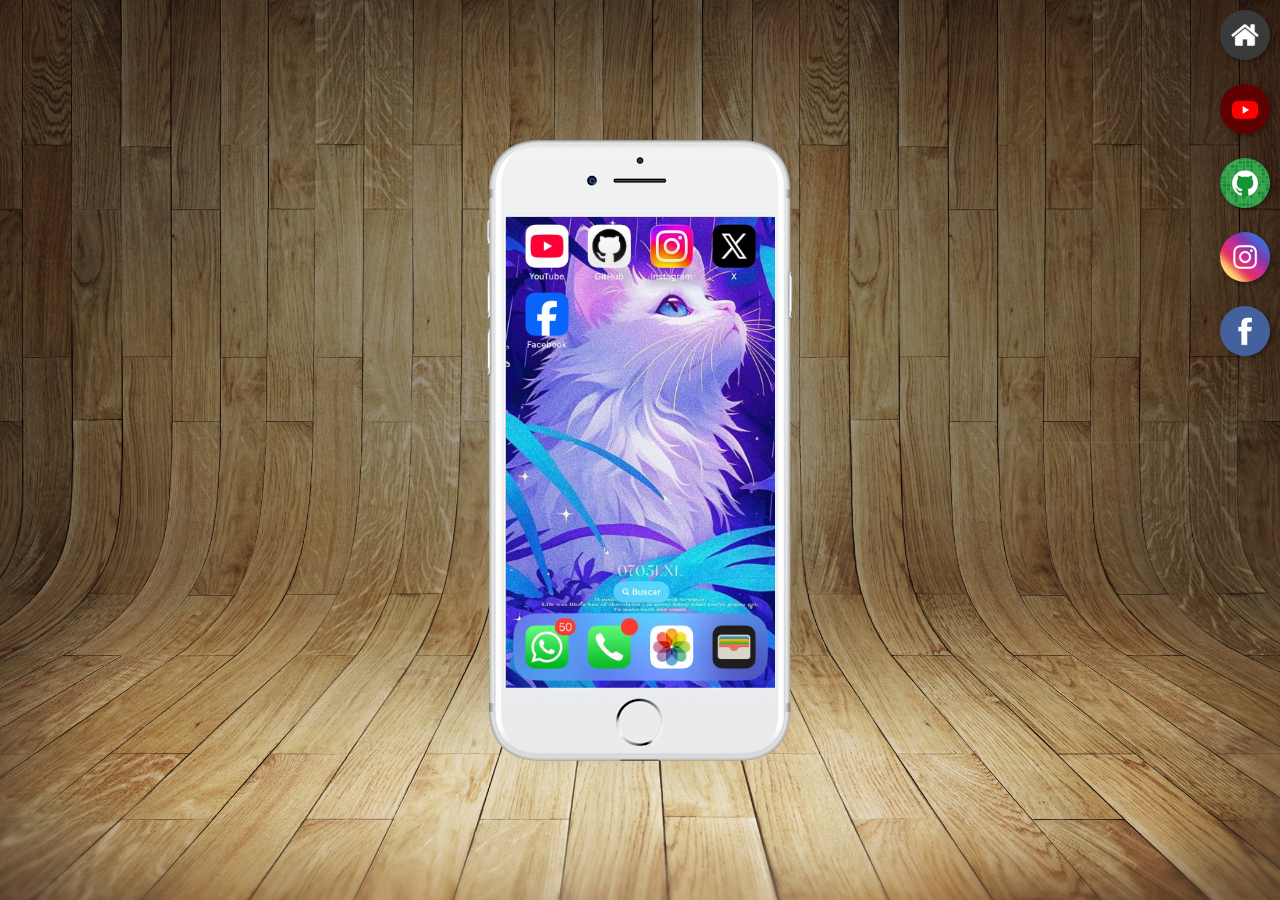
<file: index.html>
<!DOCTYPE html>
<html lang="pt-br">
<head>
    <meta charset="UTF-8">
    <meta name="viewport" content="width=device-width, initial-scale=1.0">
    <link rel="shortcut icon" href="favicon.ico" type="image/x-icon">
    <link rel="stylesheet" href="estilos/style.css">
    <title>Projeto Redes Sociais</title>
</head>
<body>
    <main>
        <section id="telefone">
            <iframe src="home.html" name="tela" id="tela" frameborder="0">
                Seu navegador não pe compatível com isso.
            </iframe>
        </section>
        <section id="redes-sociais">
            <a href="home.html" target="tela"><img src="imagens/logo-home.jpg" alt="Home"></a> <br>
            <a href="youtube.html" target="tela"><img src="imagens/logo-youtube.jpg" alt="YouTube"></a> <br>
            <a href="github.html" target="tela"><img src="imagens/logo-github.jpg" alt="GitHub"></a> <br>
            <a href="instagram.html" target="tela"><img src="imagens/logo-instagram.jpg" alt="Instagram"></a> <br>
            <a href="facebook.html" target="tela"><img src="imagens/logo-facebook.jpg" alt="Facebook"></a>
        </section>
    </main>
</body>
</html>
</file>
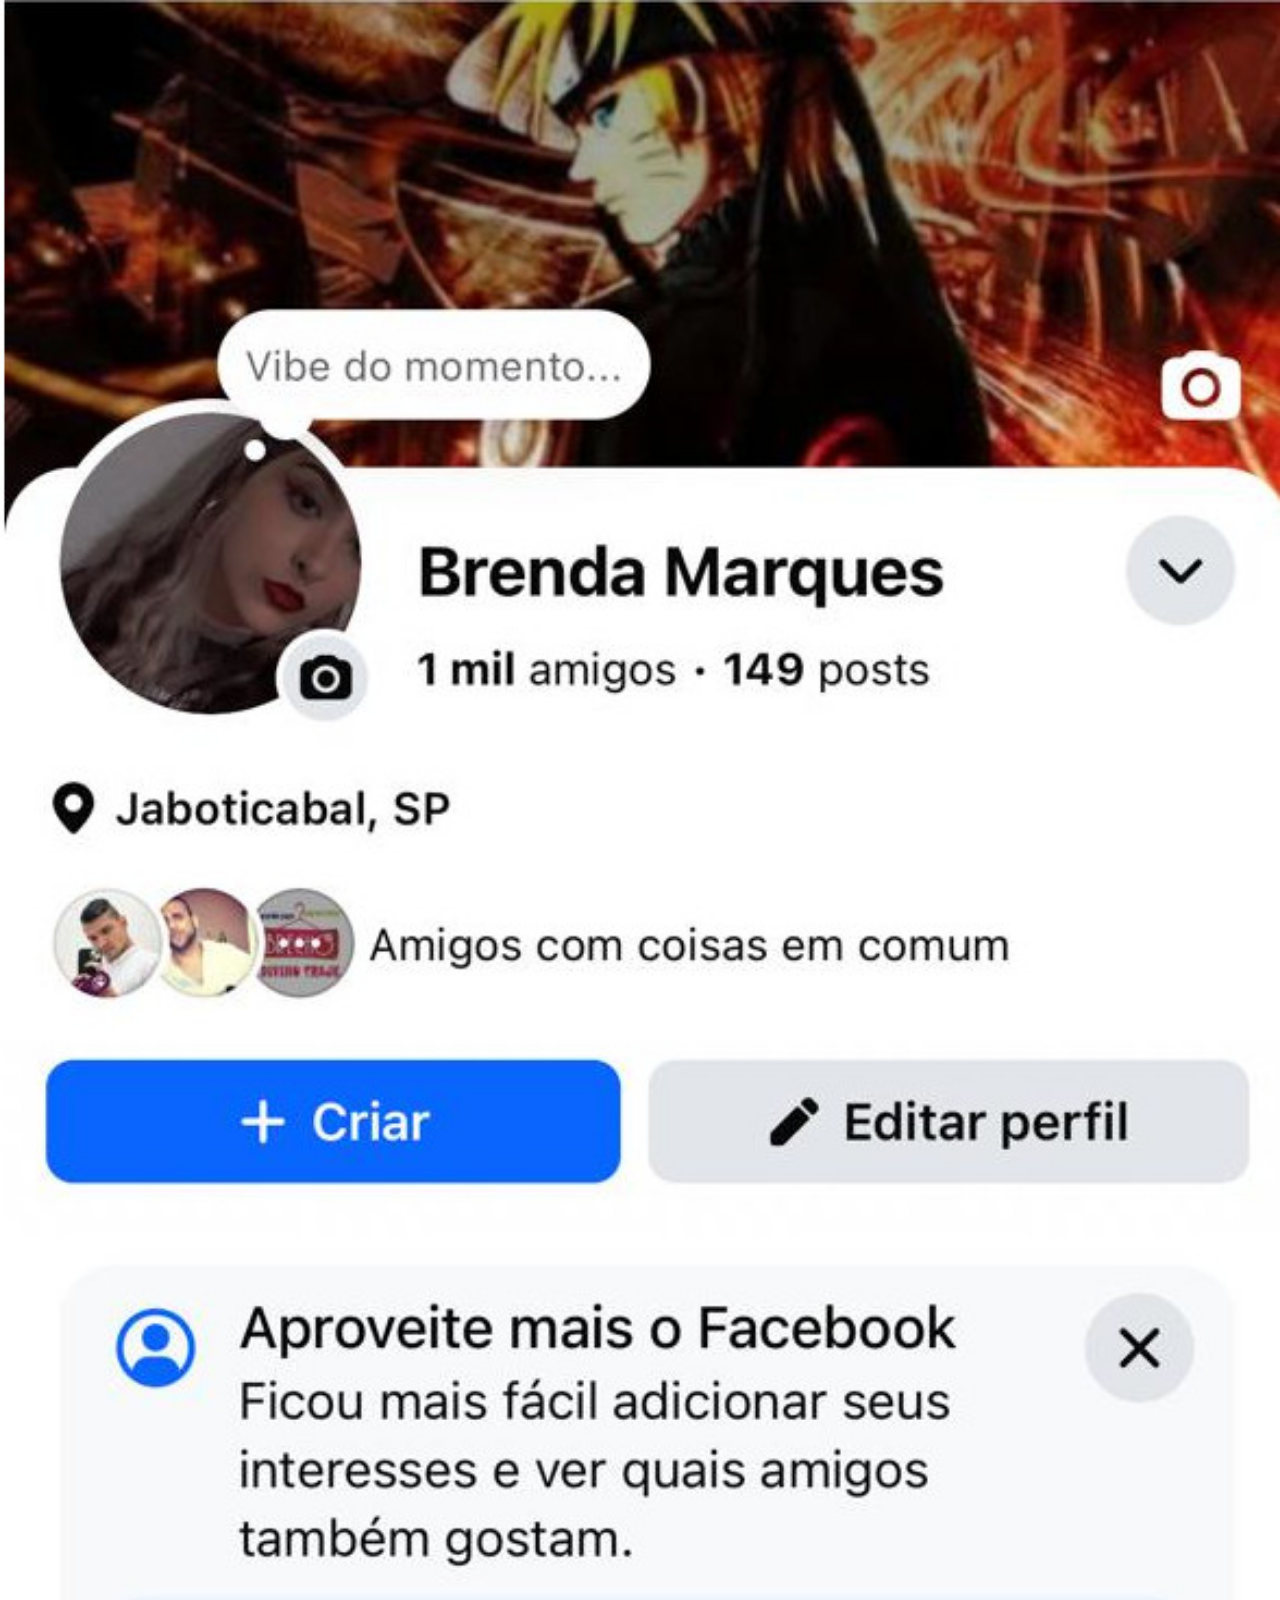
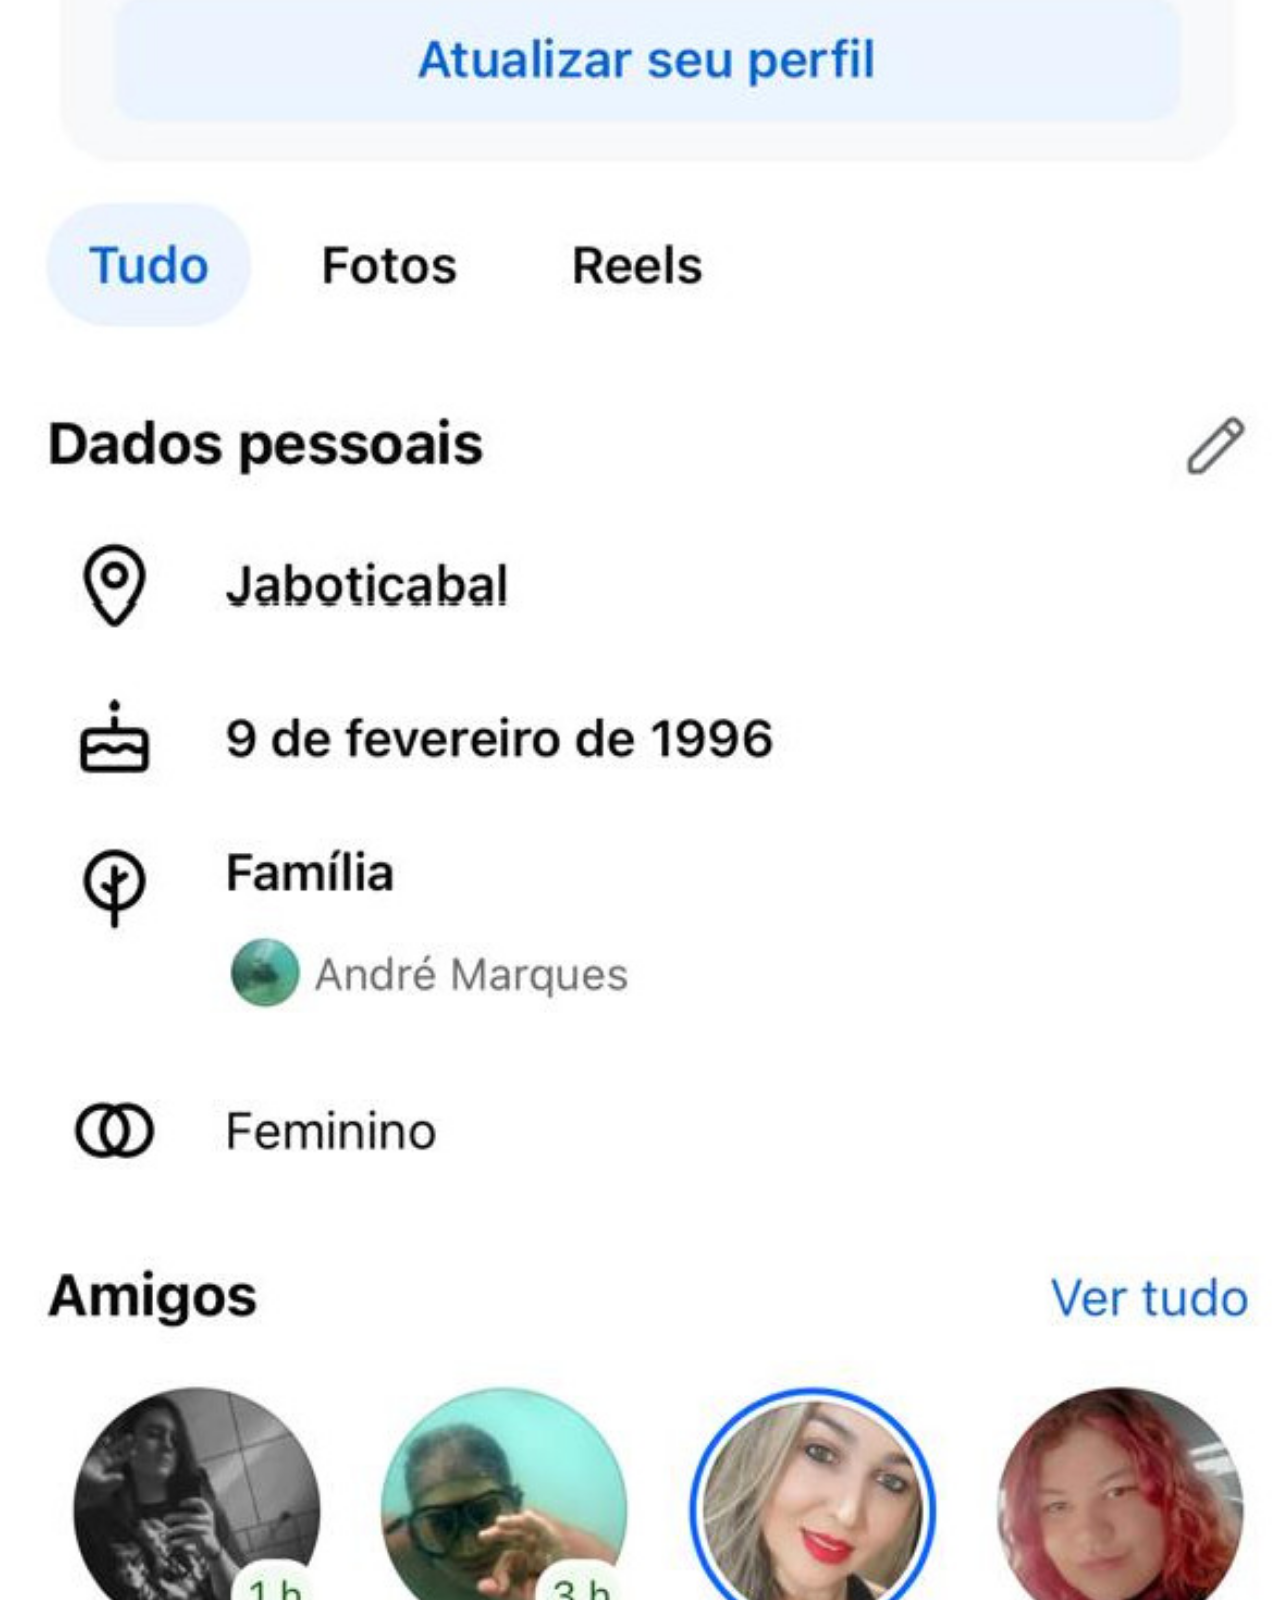
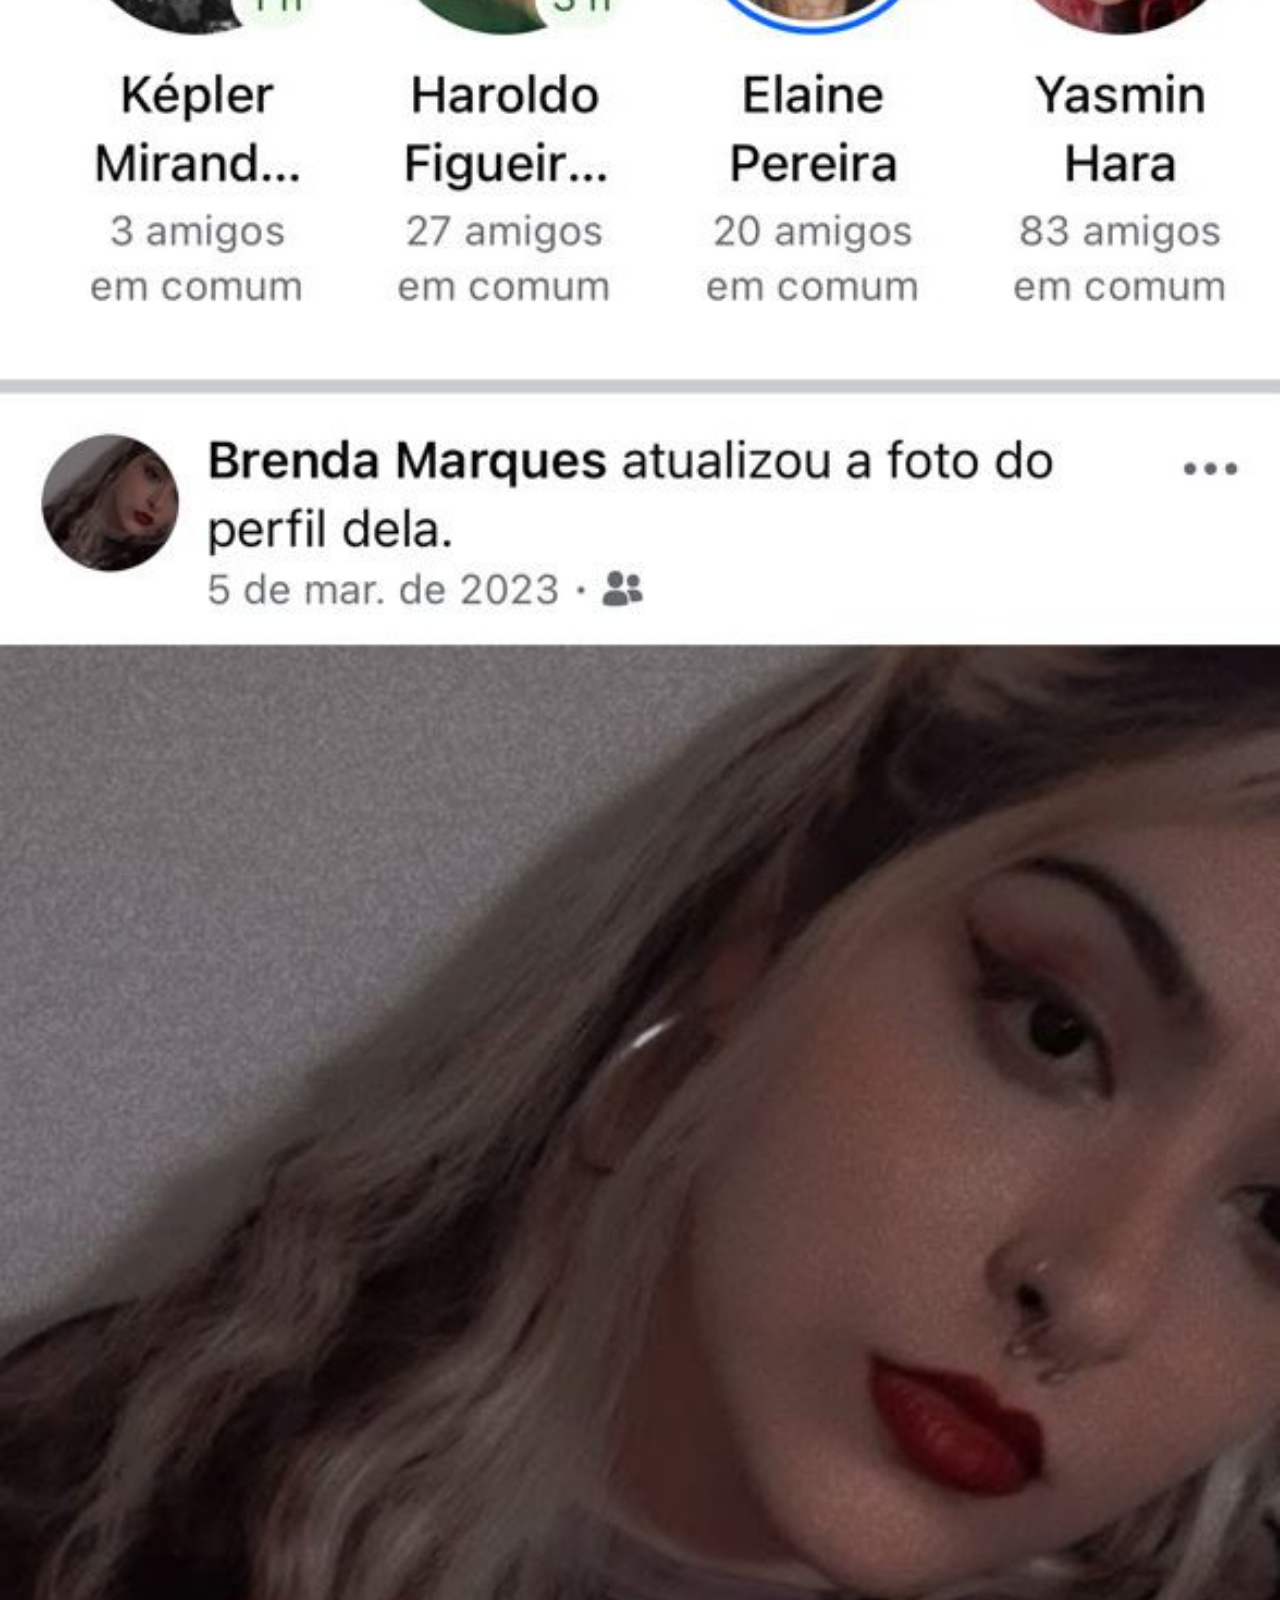
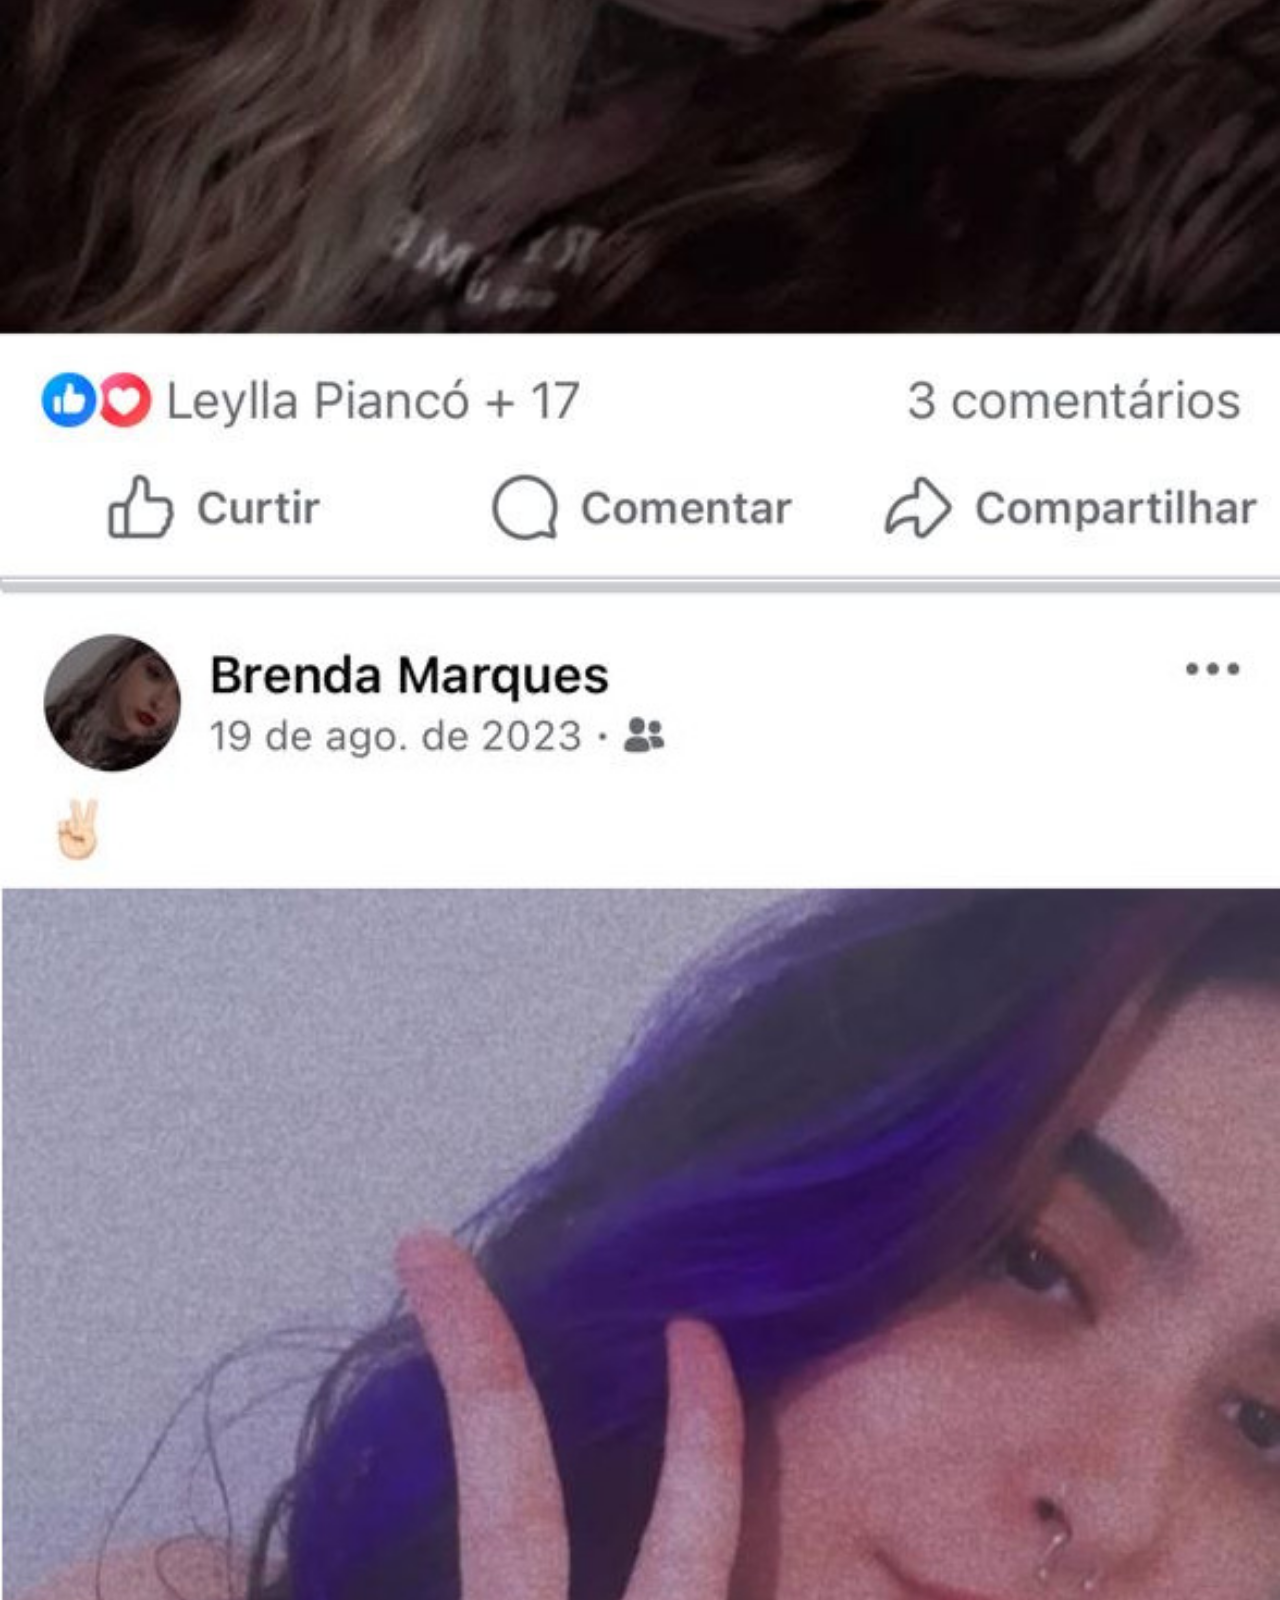
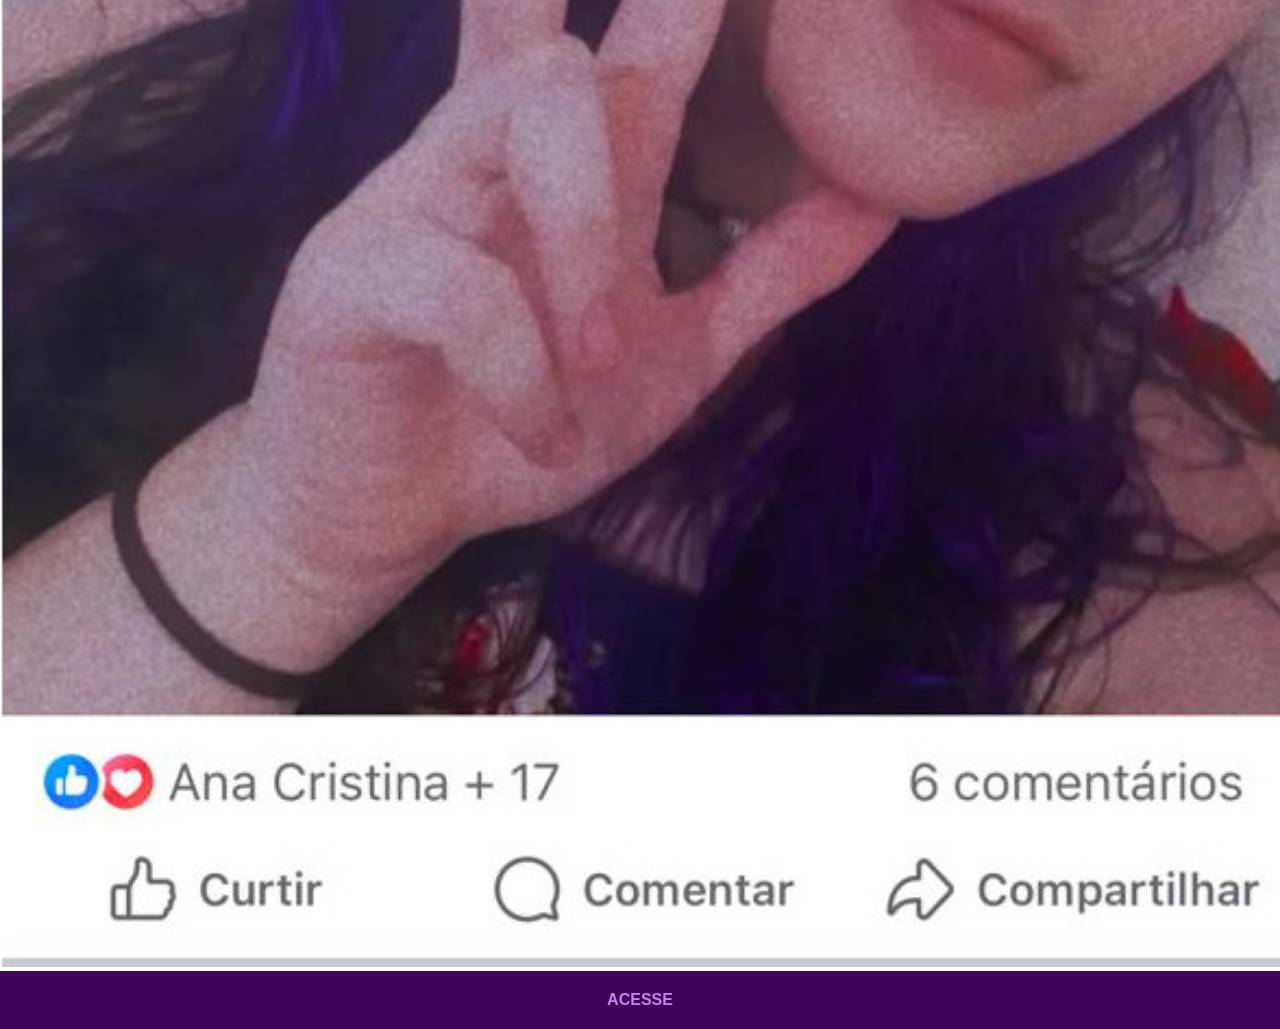
<file: facebook.html>
<!DOCTYPE html>
<html lang="pt-br">
<head>
    <meta charset="UTF-8">
    <meta name="viewport" content="width=device-width, initial-scale=1.0">
    <title>Document</title>
    <link rel="stylesheet" href="estilos/social.css">
</head>
<body>
    <img src="imagens/tela-facebook2.jpg" alt="Facebook">
    <a href="https://www.facebook.com/brenda.marques.9216" target="_blank">ACESSE</a>
</body>
</html>
</file>
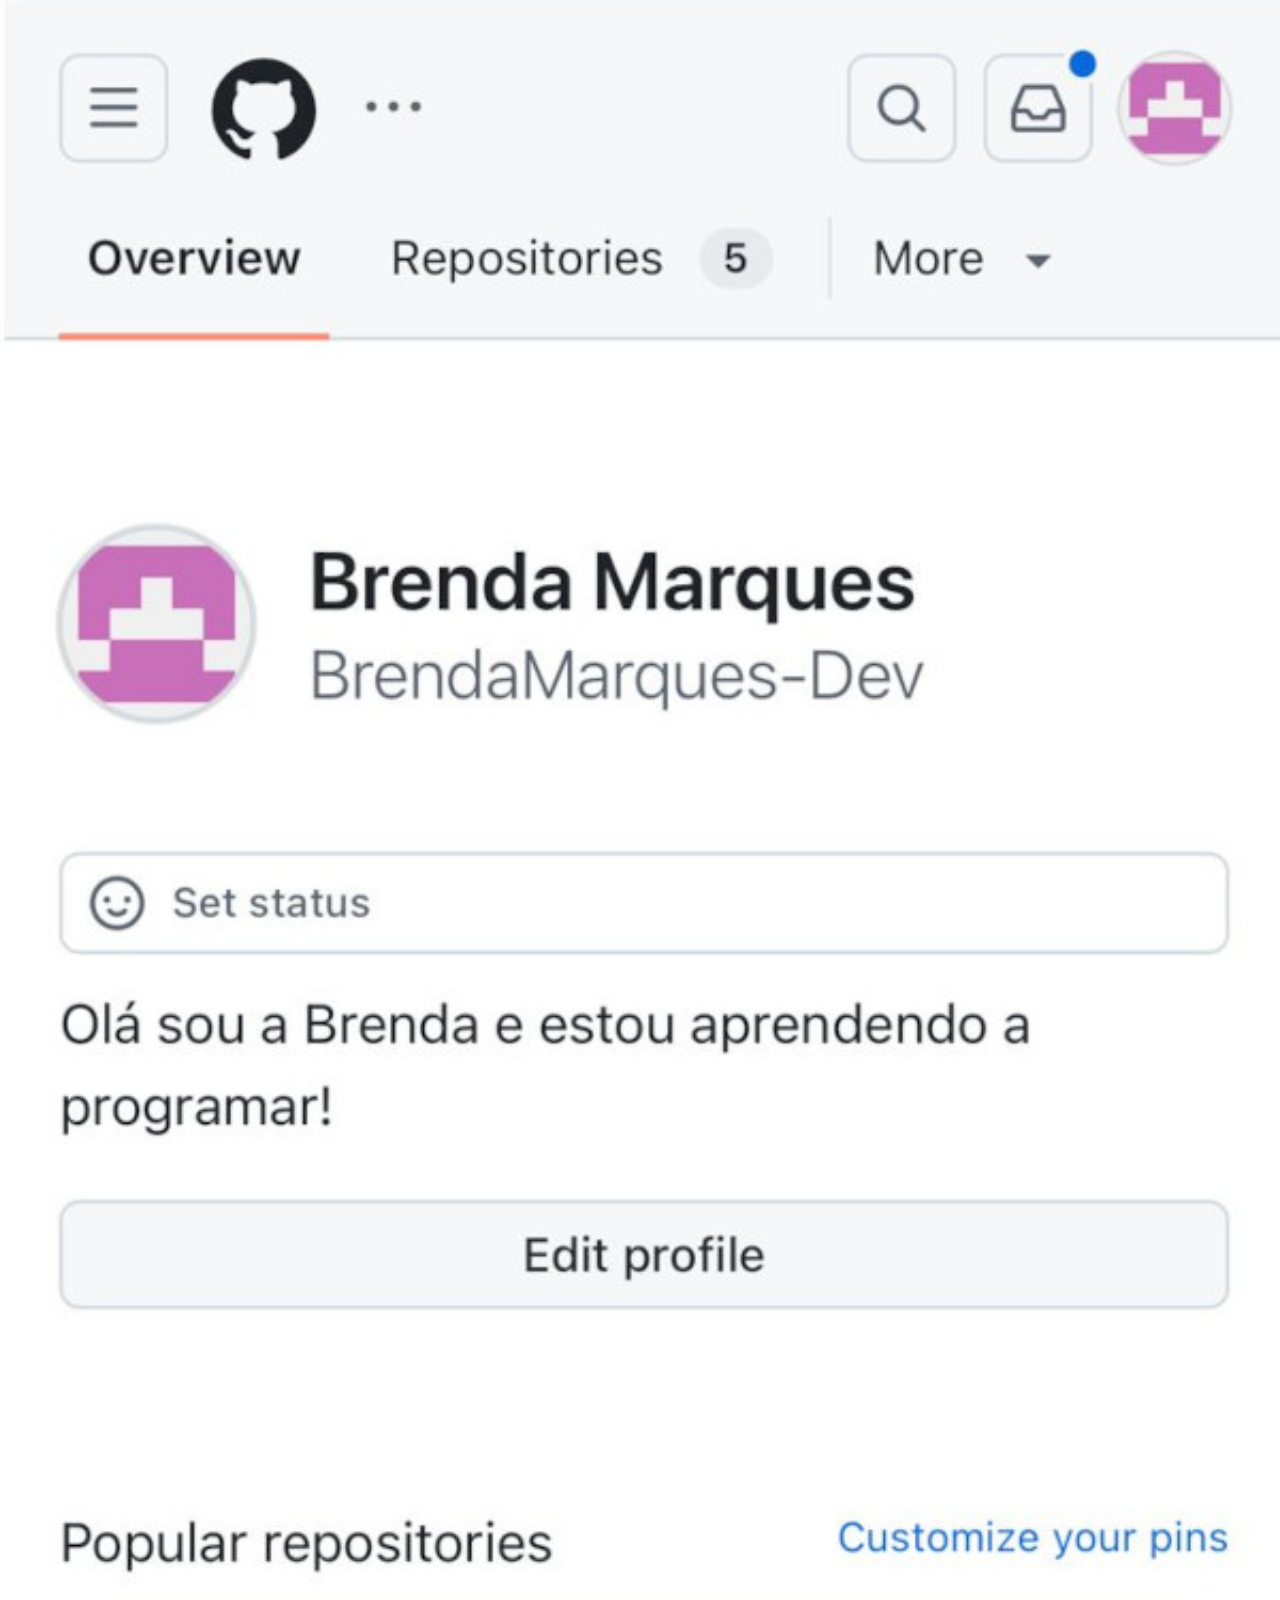
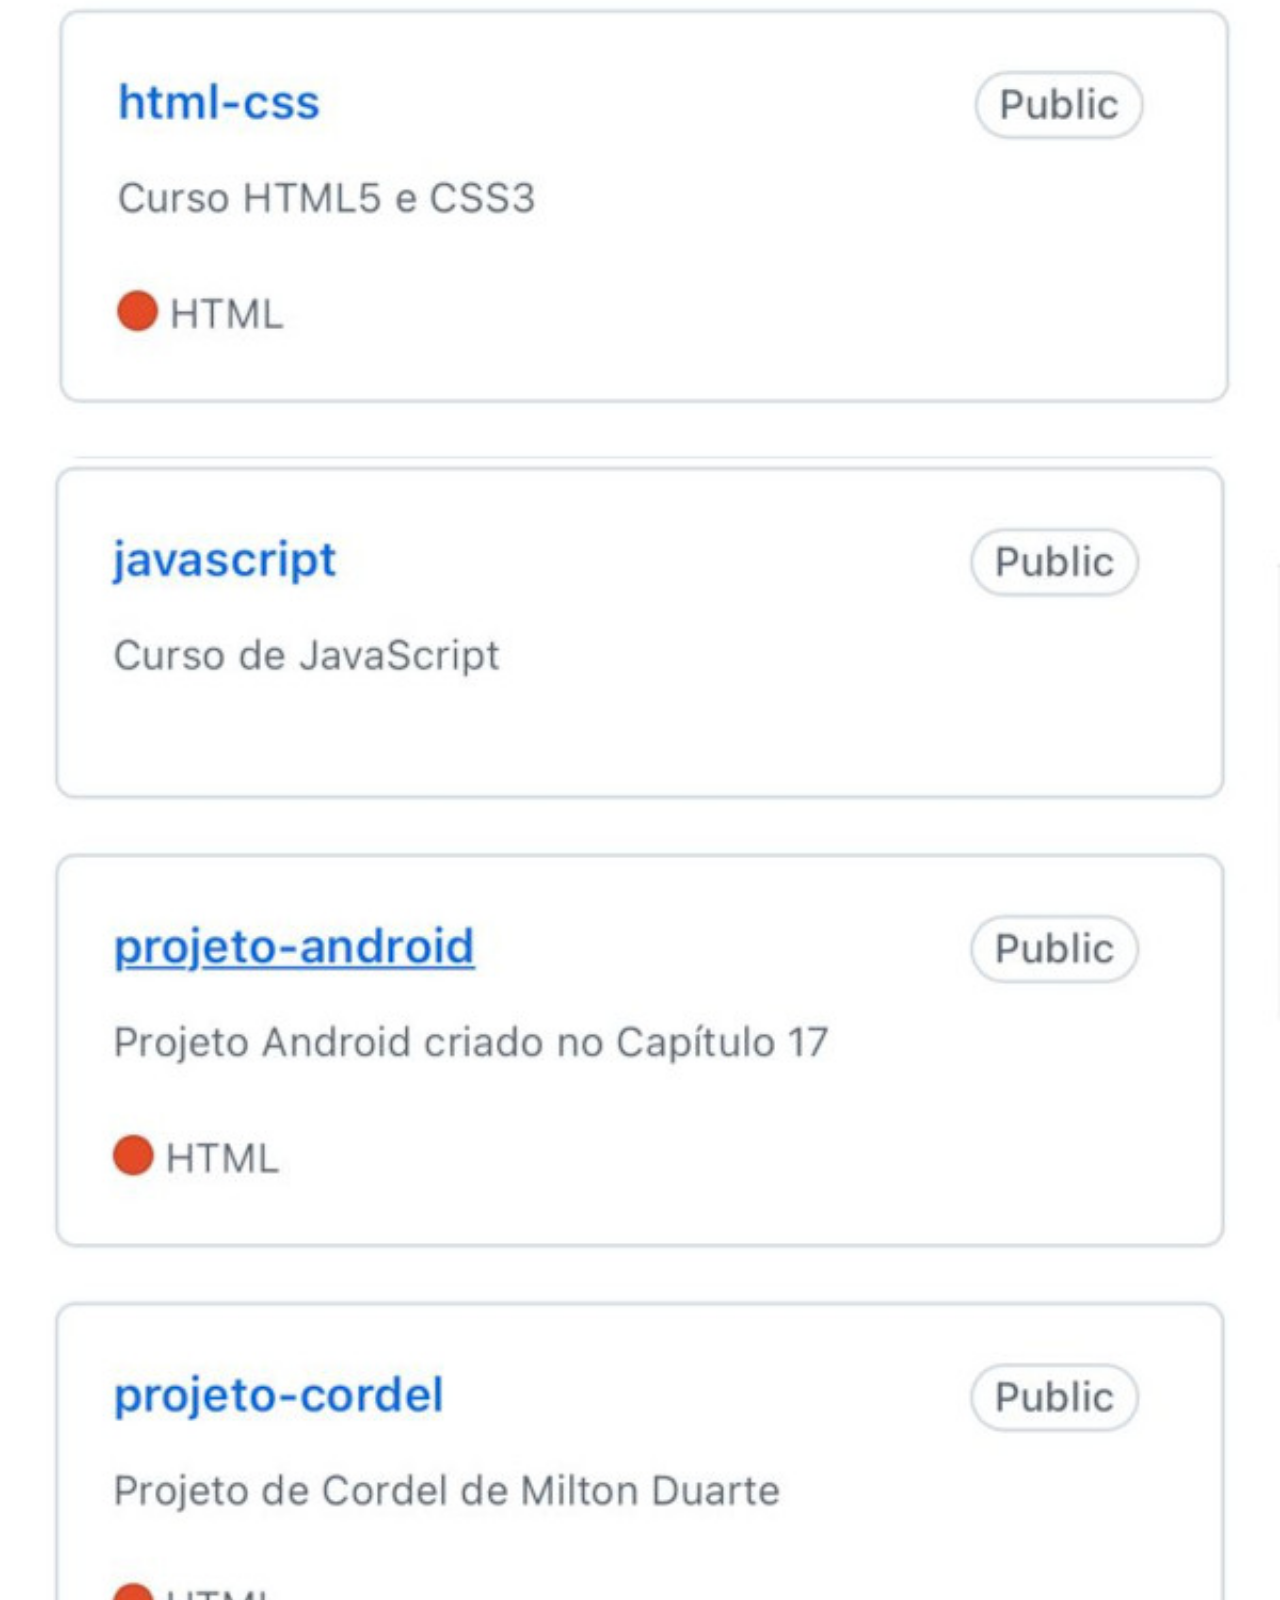
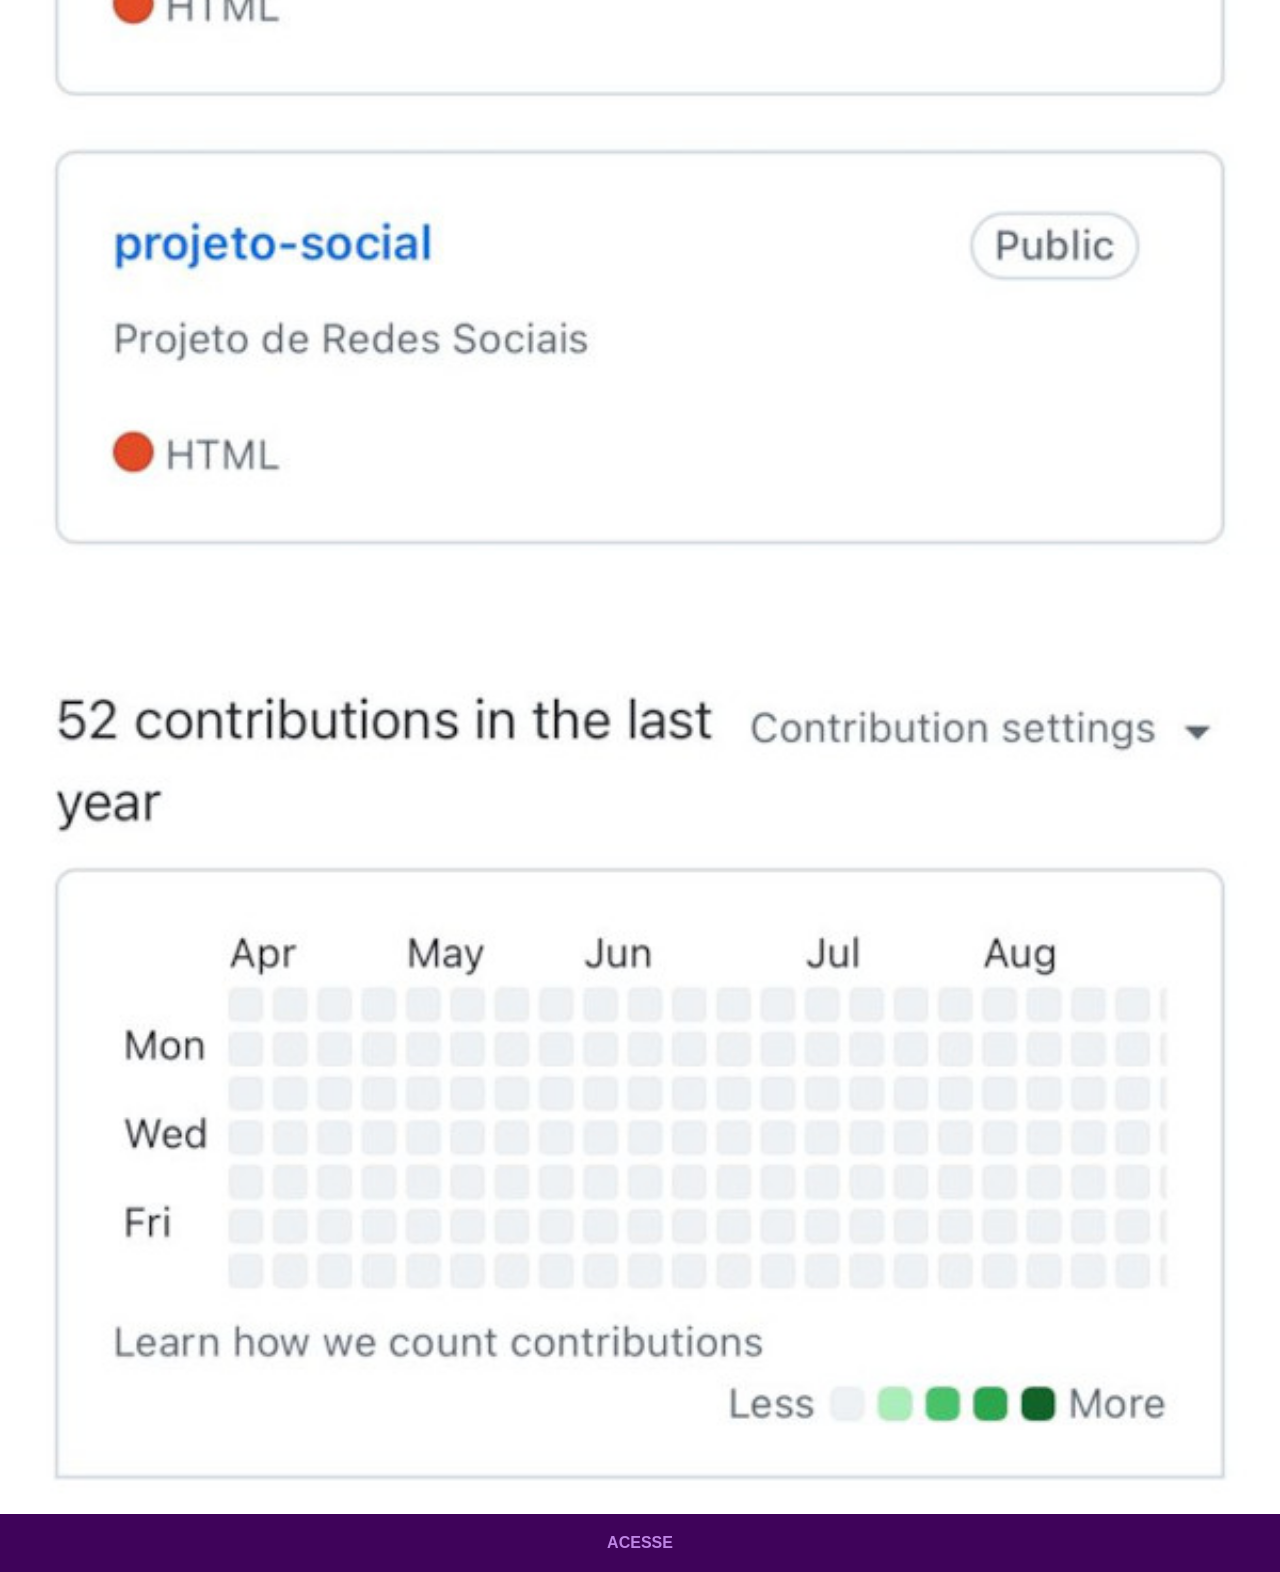
<file: github.html>
<!DOCTYPE html>
<html lang="pt-br">
<head>
    <meta charset="UTF-8">
    <meta name="viewport" content="width=device-width, initial-scale=1.0">
    <title>GitHub</title>
    <link rel="stylesheet" href="estilos/social.css">
</head>
<body>
    <img src="imagens/tela-github2.jpg" alt="GitHub">
    <a href="https://github.com/BrendaMarques-Dev" target="_blank">ACESSE</a>
</body>
</html>
</file>
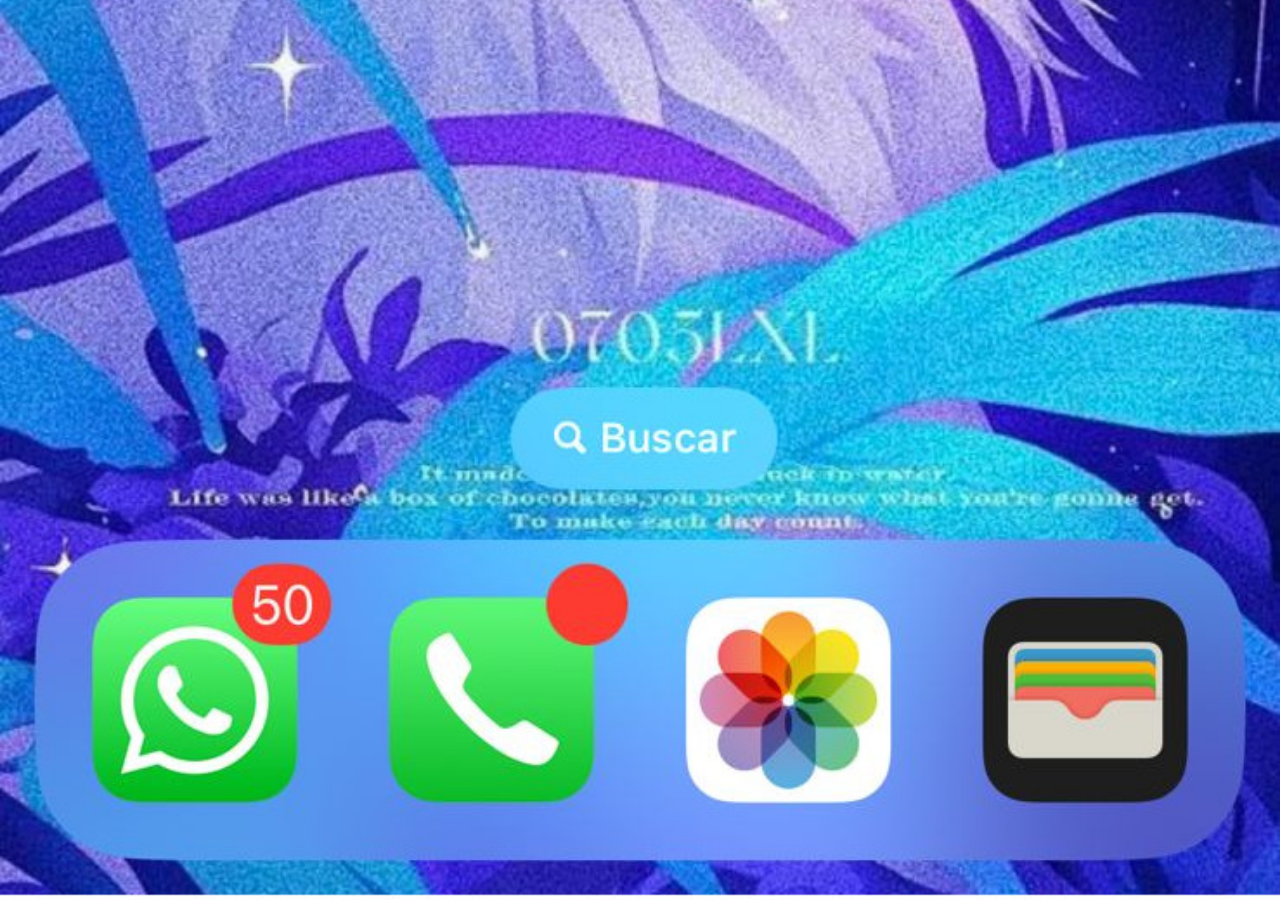
<file: home.html>
<!DOCTYPE html>
<html lang="pt-br">
<head>
    <meta charset="UTF-8">
    <meta name="viewport" content="width=device-width, initial-scale=1.0">
    <title>Home</title>
    <style>
        * {
            margin: 0px;
            padding: 0px;
        }

        body {
            width: 100vw;
            height: 100vh;
            background: black url('imagens/tela-home3.jpg') no-repeat center bottom;
            background-size: cover;
        }
    </style>
</head>
<body>
    
</body>
</html>
</file>
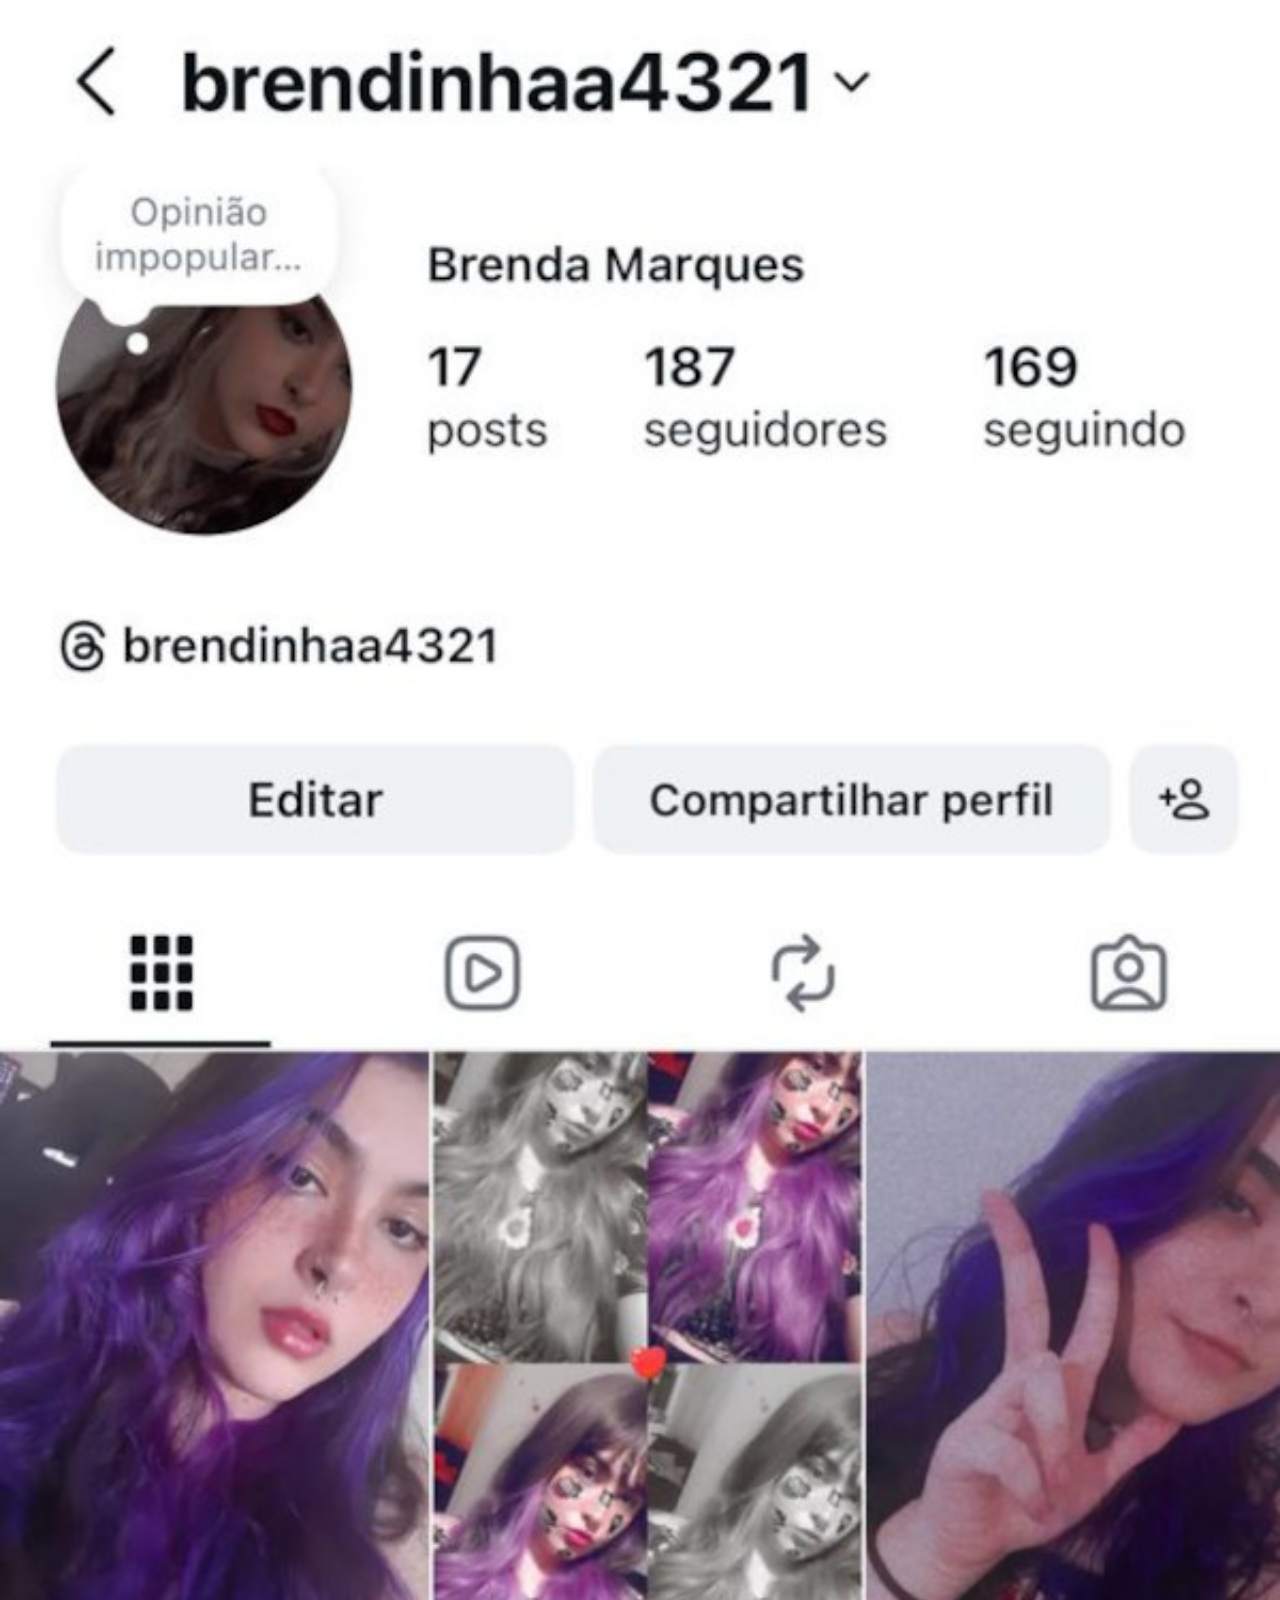
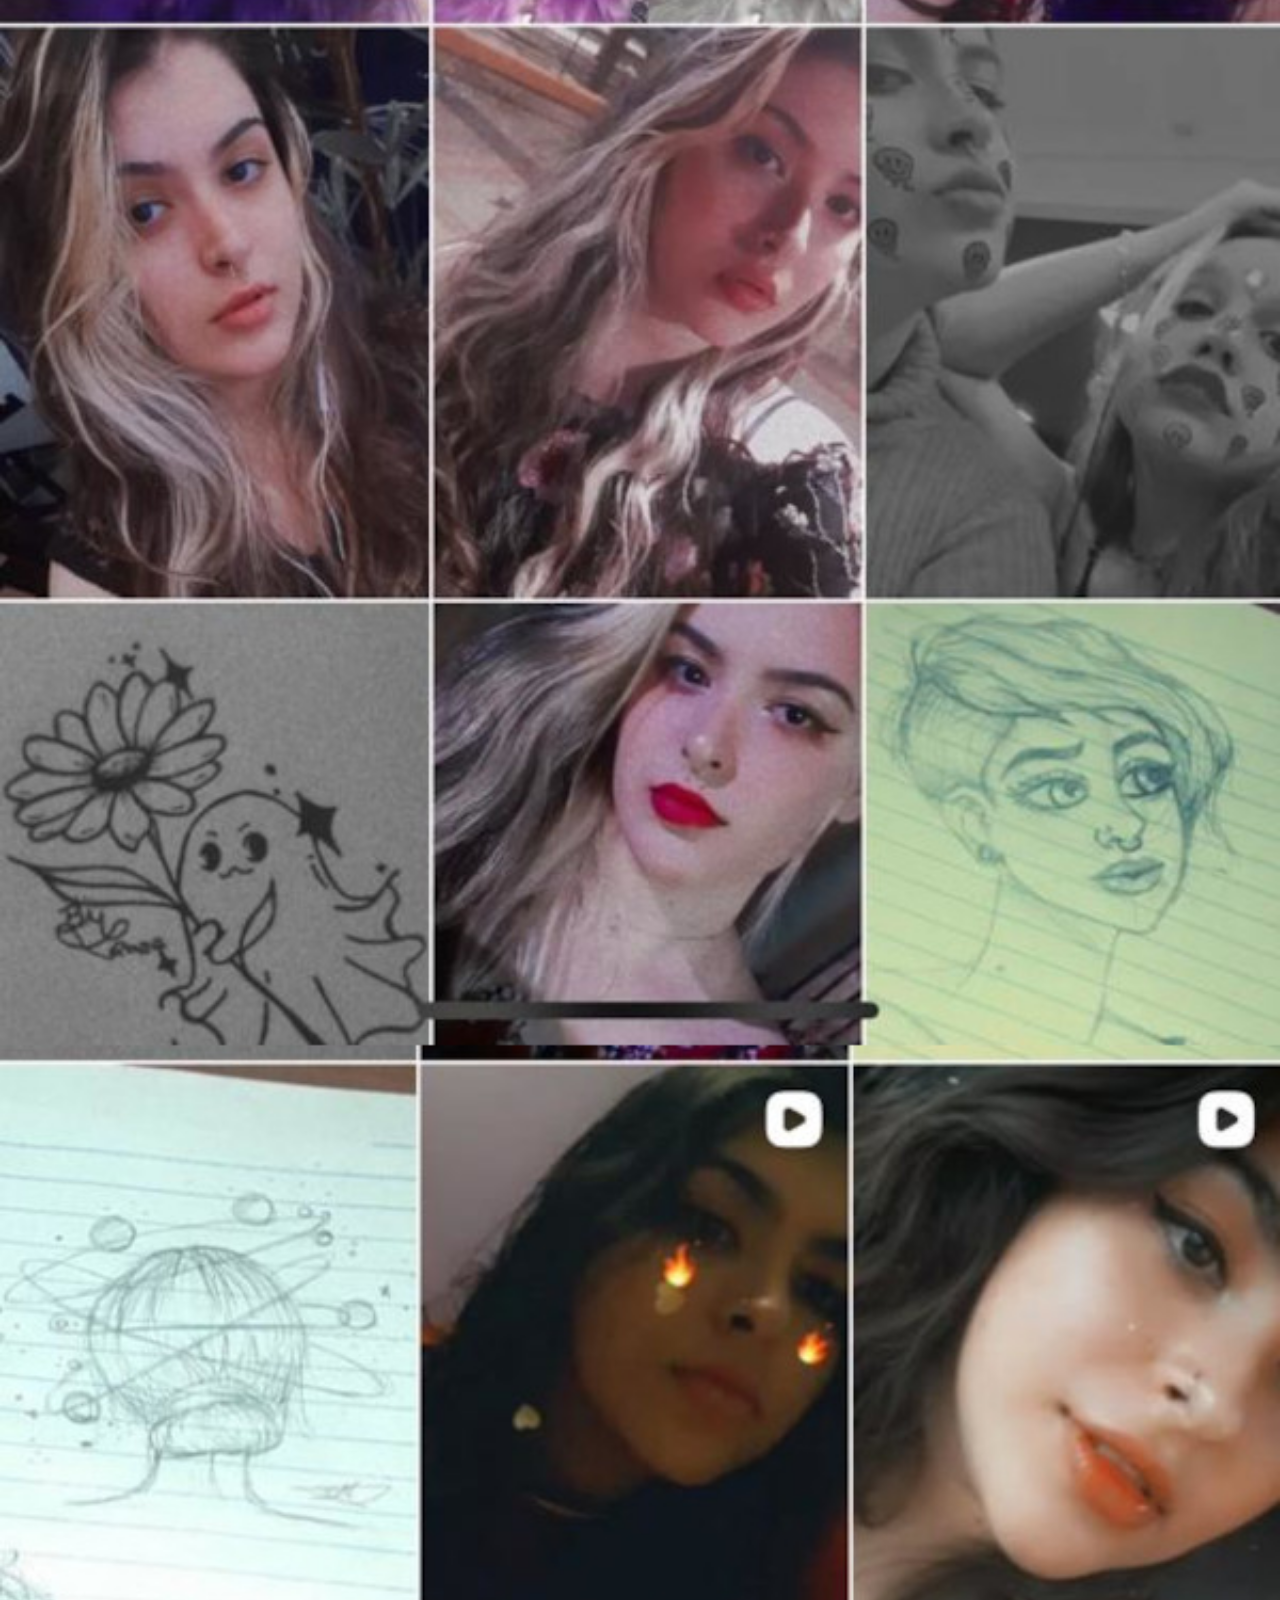
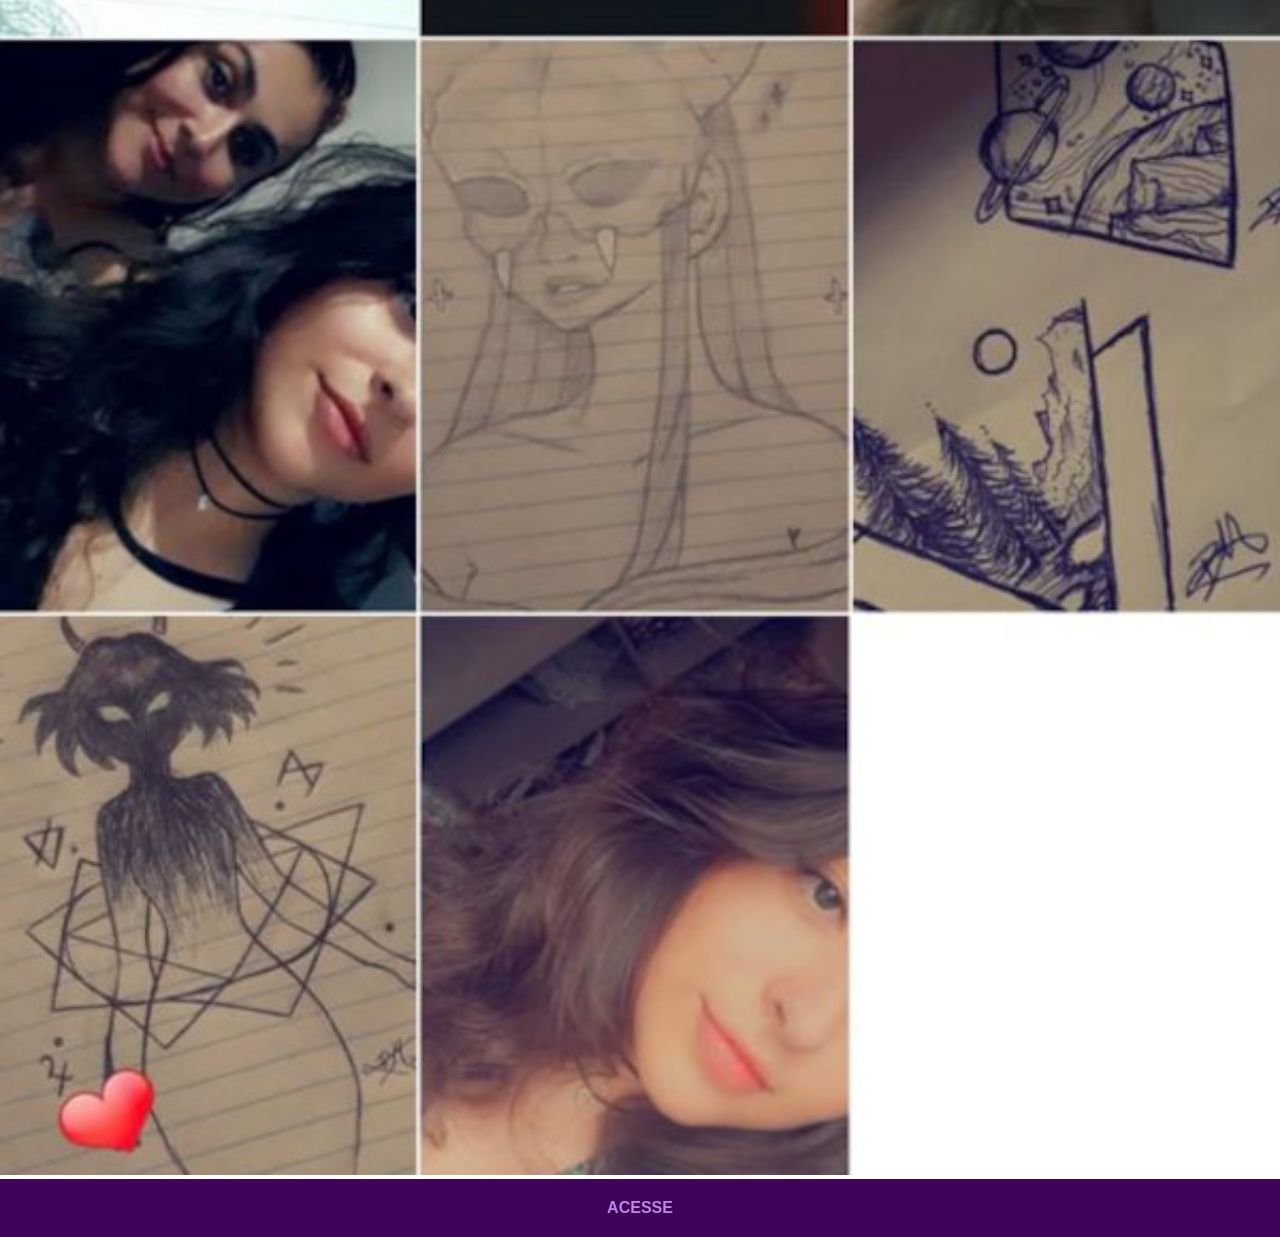
<file: instagram.html>
<!DOCTYPE html>
<html lang="pt-br">
<head>
    <meta charset="UTF-8">
    <meta name="viewport" content="width=device-width, initial-scale=1.0">
    <title>Instagram</title>
    <link rel="stylesheet" href="estilos/social.css">
</head>
<body>
    <img src="imagens/tela-instagram2.jpg" alt="Instagram">
    <a href="https://www.instagram.com/brendinhaa4321/" target="_blank">ACESSE</a>
</body>
</html>
</file>
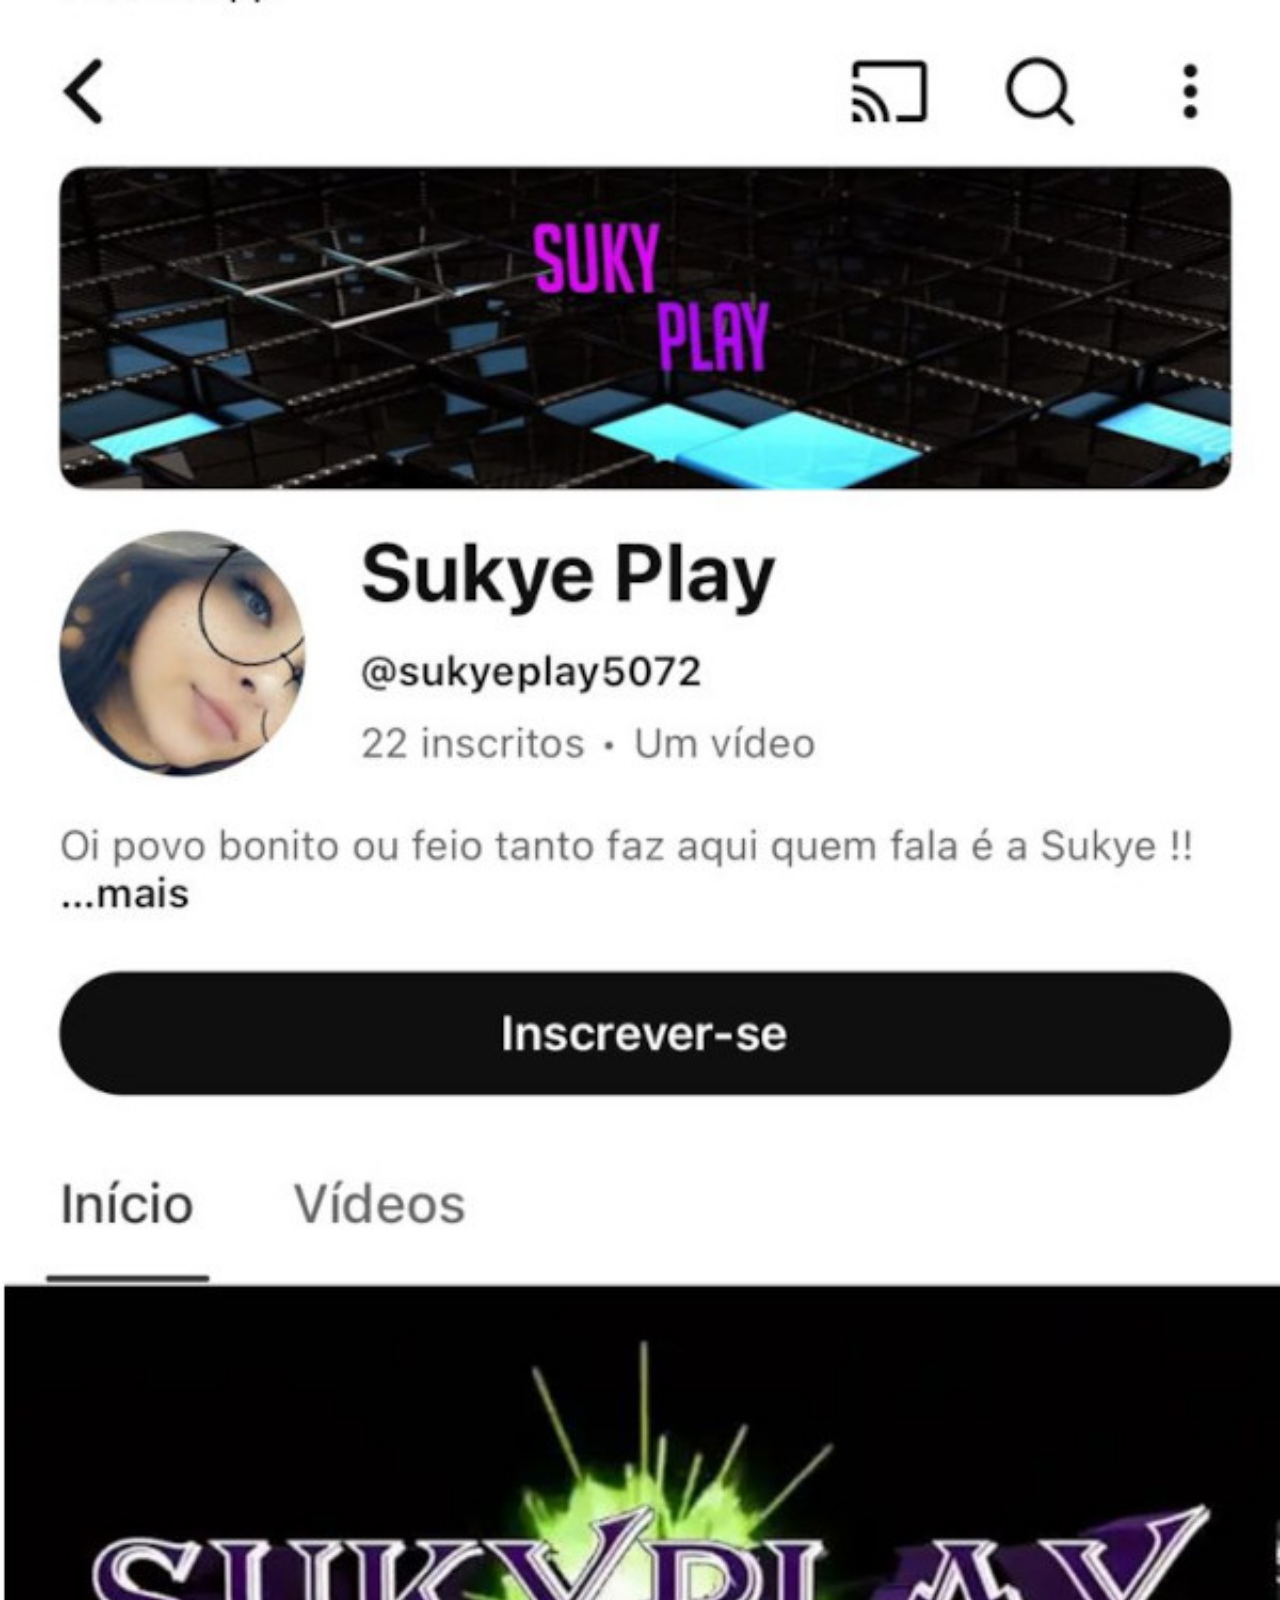
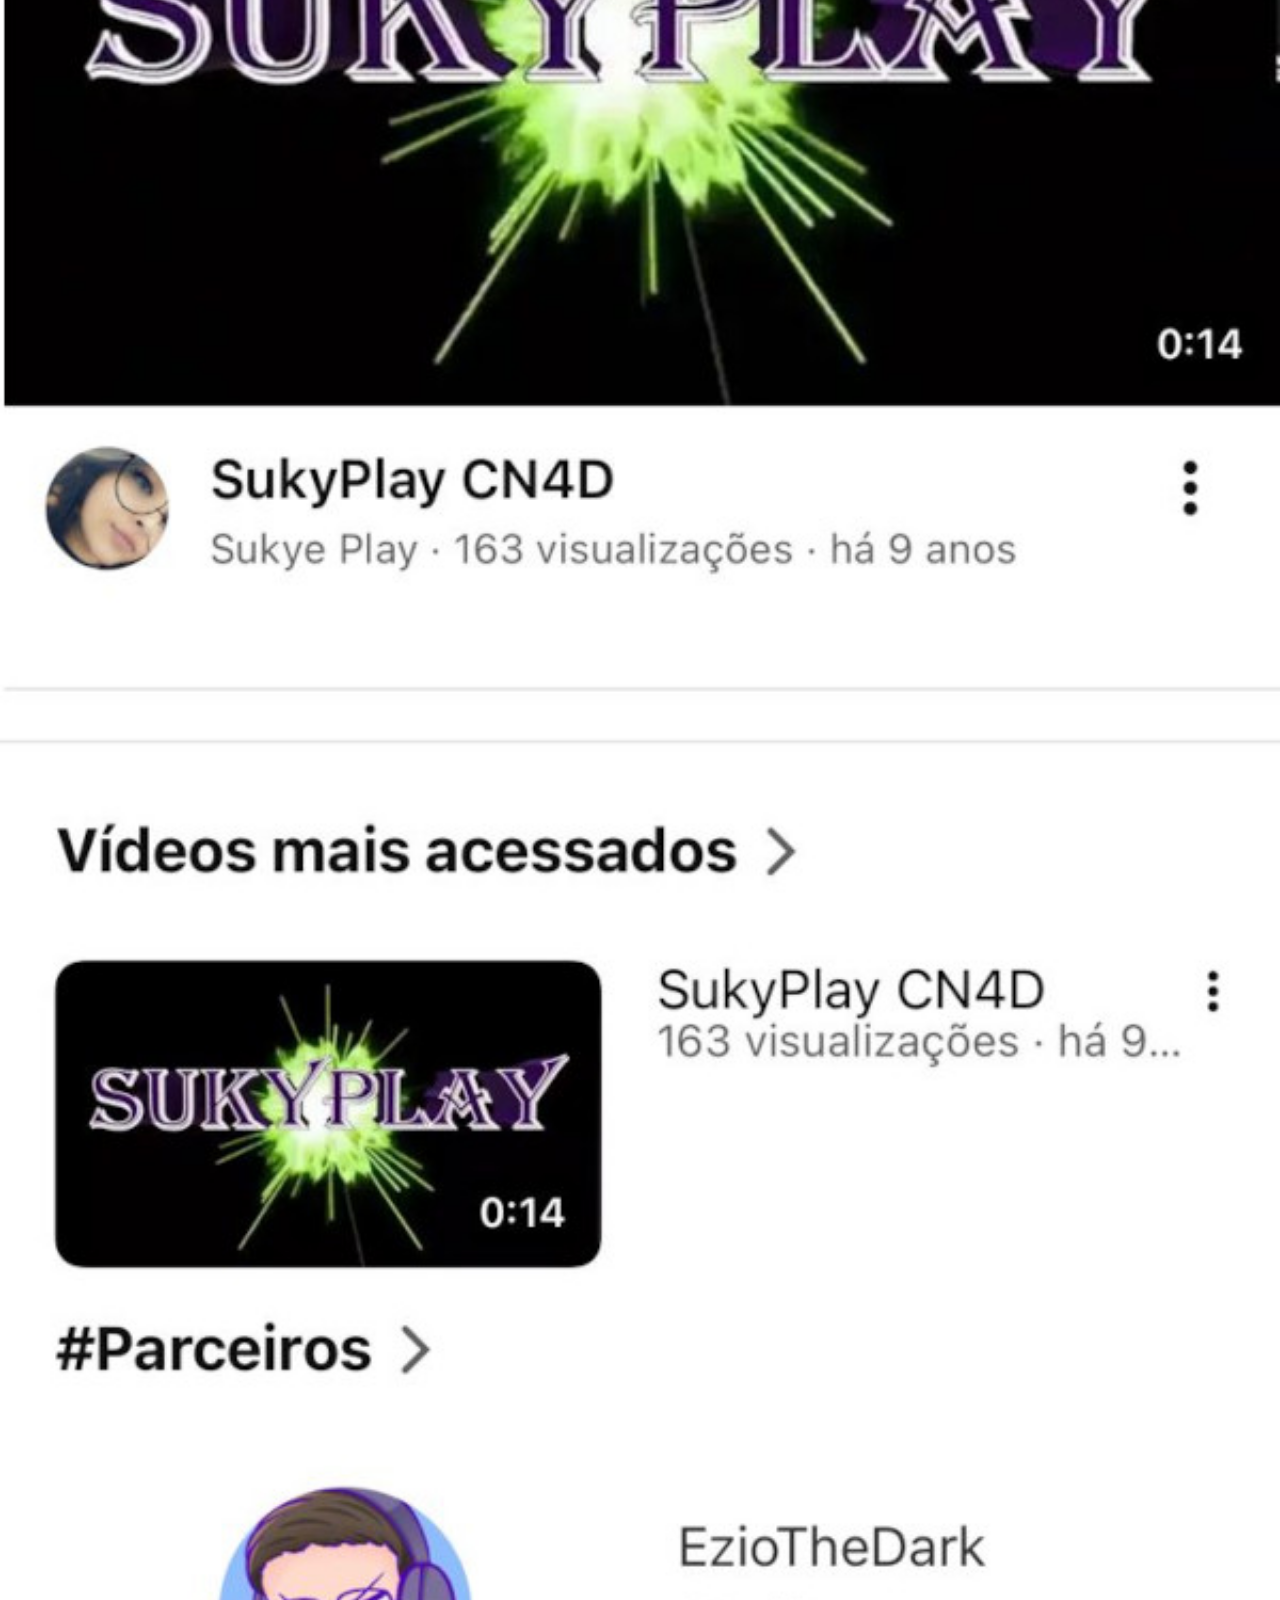
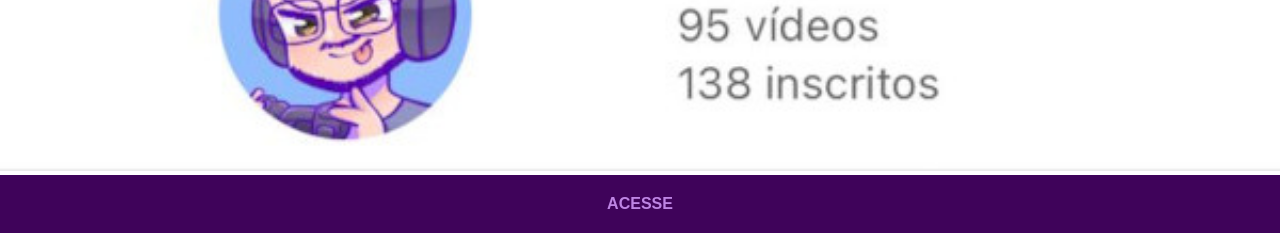
<file: youtube.html>
<!DOCTYPE html>
<html lang="pt-br">
<head>
    <meta charset="UTF-8">
    <meta name="viewport" content="width=device-width, initial-scale=1.0">
    <title>YouTube</title>
    <link rel="stylesheet" href="estilos/social.css">
</head>
<body>
    <img src="imagens/tela-youtube2.jpg" alt="YouTube">
    <a href="https://www.youtube.com/@sukyeplay5072" target="_blank">ACESSE</a>
</body>
</html>
</file>
<file: estilos/style.css>
@charset "UTF-8";

*{
    margin: 0px;
    padding: 0px;
    font-family: Arial, Helvetica, sans-serif;
}

html, body {
    height: 100vh;
    width: 100vw;
    background-color: black;
}

body {
    background: url('../imagens/fundo-madeira.jpg') no-repeat top center;
    background-size: cover;
    background-attachment: fixed;
}

main {
    position: relative;
    height: 100vh;

}

section#telefone {
    position: absolute;
    top: 50%;
    left: 50%;
    transform: translate(-50%, -50%);

    height: 626px;
    width: 312px;
    background:  url('../imagens/frame-iphone.png') no-repeat;
}

iframe#tela {
    position: relative;
    top: 80px;
    left: 22px;
    width: 269px;
    height: 472px;
    
}

section#redes-sociais {
    text-align: right;
}

section#redes-sociais img {
    width: 50px;
    margin: 10px;
    border-radius: 50%;
    box-shadow: 2px 2px 5px rgba(0, 0, 0, 0.400);
    box-sizing: border-box;
}

section#redes-sociais img:hover {
    border: 2px solid rgba(255, 255, 255, 0.63);
    transform: translate(-3px, -3px);
    box-shadow: 5px 5px 10px rgba(0, 0, 0, 0.637);
    transition: transform .4s, border .4s;
}
</file>
<file: estilos/social.css>
@charset "UTF-8";

* {
            margin: 0px;
            padding: 0px;
            font-family: Arial, Helvetica, sans-serif;
        }

        ::-webkit-scrollbar {
            width: 0px;
            height: 0px;
        }

        img {
            width: 100vw;
        }

        a {
            display: block;
            background-color: rgb(63, 3, 90);
            color: rgb(190, 133, 228);
            padding: 20px;
            text-align: center;
            font-weight: bolder;
            text-decoration: none;
        }

        a:hover {
            background-color: rgba(104, 4, 150, 0.911);
        }
</file>
